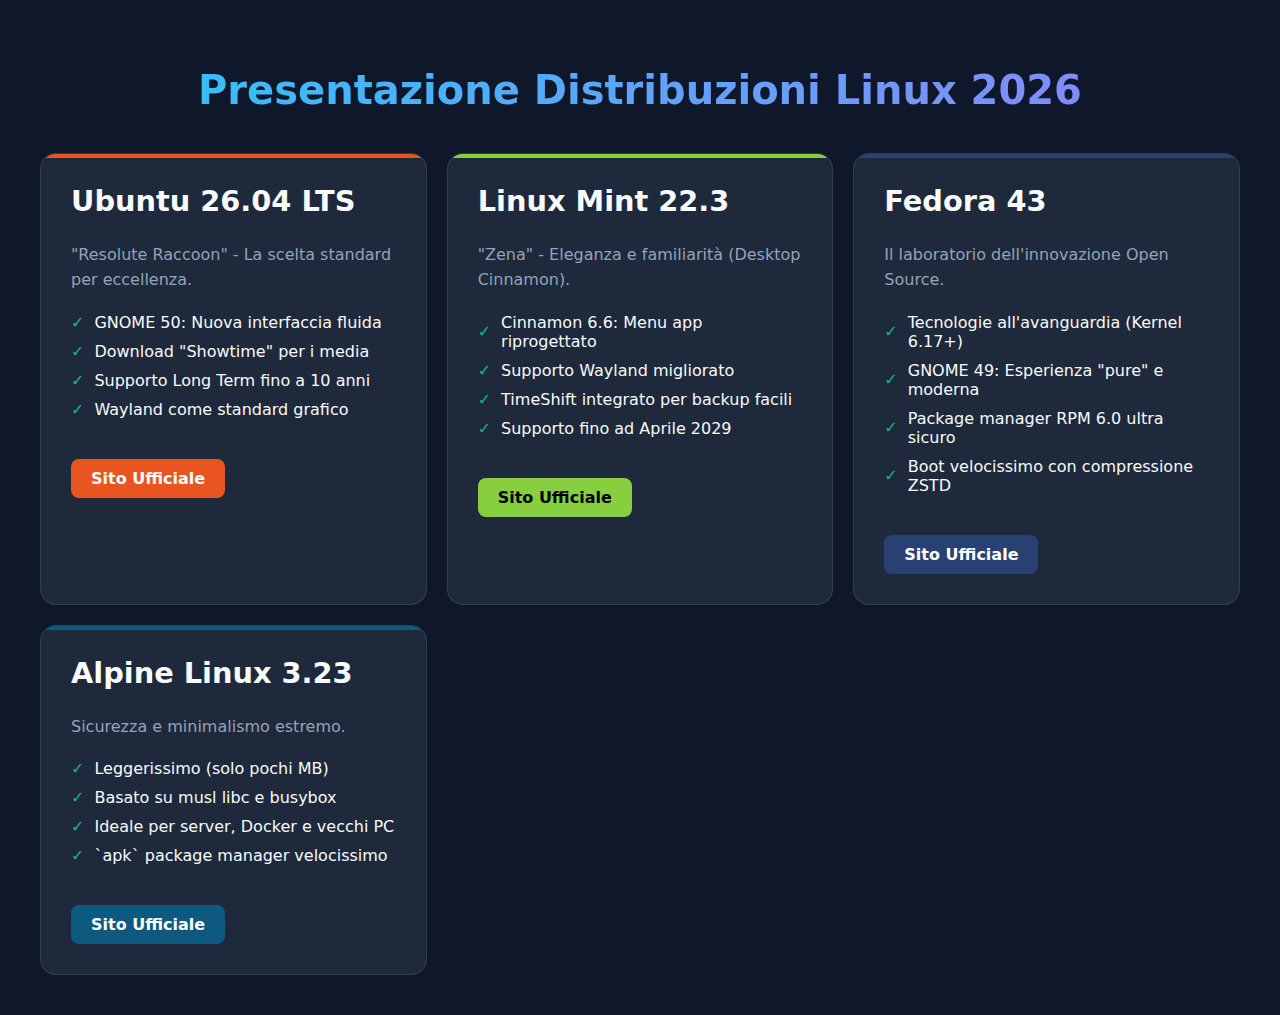
<file: distro_presentations.html>
<!DOCTYPE html>
<html lang="it">
<head>
    <meta charset="UTF-8">
    <meta name="viewport" content="width=device-width, initial-scale=1.0">
    <title>Linux Distro Presentations</title>
    <style>
        :root {
            --bg-color: #0f172a;
            --card-bg: #1e293b;
            --text-primary: #f8fafc;
            --text-secondary: #94a3b8;
            --accent-ubuntu: #E95420;
            --accent-mint: #87CF3E;
            --accent-fedora: #294172;
            --accent-alpine: #0D597F;
        }

        body {
            font-family: 'Inter', system-ui, -apple-system, sans-serif;
            background-color: var(--bg-color);
            color: var(--text-primary);
            margin: 0;
            padding: 40px 20px;
            display: flex;
            flex-direction: column;
            align-items: center;
        }

        h1 {
            font-size: 2.5rem;
            margin-bottom: 40px;
            background: linear-gradient(90deg, #38bdf8, #818cf8);
            -webkit-background-clip: text;
            -webkit-text-fill-color: transparent;
        }

        .container {
            display: grid;
            grid-template-columns: repeat(auto-fit, minmax(300px, 1fr));
            gap: 20px;
            max-width: 1200px;
            width: 100%;
        }

        .card {
            background-color: var(--card-bg);
            border-radius: 16px;
            padding: 30px;
            transition: transform 0.3s ease, box-shadow 0.3s ease;
            position: relative;
            overflow: hidden;
            border: 1px solid rgba(255, 255, 255, 0.1);
        }

        .card:hover {
            transform: translateY(-10px);
            box-shadow: 0 20px 25px -5px rgba(0, 0, 0, 0.5);
        }

        .card::before {
            content: '';
            position: absolute;
            top: 0;
            left: 0;
            width: 100%;
            height: 4px;
        }

        .ubuntu::before { background-color: var(--accent-ubuntu); }
        .mint::before { background-color: var(--accent-mint); }
        .fedora::before { background-color: var(--accent-fedora); }
        .alpine::before { background-color: var(--accent-alpine); }

        .card h2 {
            margin-top: 0;
            font-size: 1.8rem;
        }

        .card p {
            color: var(--text-secondary);
            line-height: 1.6;
        }

        .features {
            list-style: none;
            padding: 0;
            margin: 20px 0;
        }

        .features li {
            margin-bottom: 10px;
            display: flex;
            align-items: center;
        }

        .features li::before {
            content: '✓';
            margin-right: 10px;
            color: #10b981;
            font-weight: bold;
        }

        .btn {
            display: inline-block;
            margin-top: 20px;
            padding: 10px 20px;
            border-radius: 8px;
            text-decoration: none;
            font-weight: 600;
            transition: background-color 0.2s;
        }

        .ubuntu .btn { background-color: var(--accent-ubuntu); color: white; }
        .mint .btn { background-color: var(--accent-mint); color: #000; }
        .fedora .btn { background-color: var(--accent-fedora); color: white; }
        .alpine .btn { background-color: var(--accent-alpine); color: white; }

        .btn:hover {
            filter: brightness(1.1);
        }
    </style>
</head>
<body>
    <h1>Presentazione Distribuzioni Linux 2026</h1>
    <div class="container">
        <!-- Ubuntu -->
        <div class="card ubuntu">
            <h2>Ubuntu 26.04 LTS</h2>
            <p>"Resolute Raccoon" - La scelta standard per eccellenza.</p>
            <ul class="features">
                <li>GNOME 50: Nuova interfaccia fluida</li>
                <li>Download "Showtime" per i media</li>
                <li>Supporto Long Term fino a 10 anni</li>
                <li>Wayland come standard grafico</li>
            </ul>
            <a href="https://ubuntu.com" class="btn">Sito Ufficiale</a>
        </div>

        <!-- Linux Mint -->
        <div class="card mint">
            <h2>Linux Mint 22.3</h2>
            <p>"Zena" - Eleganza e familiarità (Desktop Cinnamon).</p>
            <ul class="features">
                <li>Cinnamon 6.6: Menu app riprogettato</li>
                <li>Supporto Wayland migliorato</li>
                <li>TimeShift integrato per backup facili</li>
                <li>Supporto fino ad Aprile 2029</li>
            </ul>
            <a href="https://linuxmint.com" class="btn">Sito Ufficiale</a>
        </div>

        <!-- Fedora -->
        <div class="card fedora">
            <h2>Fedora 43</h2>
            <p>Il laboratorio dell'innovazione Open Source.</p>
            <ul class="features">
                <li>Tecnologie all'avanguardia (Kernel 6.17+)</li>
                <li>GNOME 49: Esperienza "pure" e moderna</li>
                <li>Package manager RPM 6.0 ultra sicuro</li>
                <li>Boot velocissimo con compressione ZSTD</li>
            </ul>
            <a href="https://fedoraproject.org" class="btn">Sito Ufficiale</a>
        </div>

        <!-- Alpine Linux -->
        <div class="card alpine">
            <h2>Alpine Linux 3.23</h2>
            <p>Sicurezza e minimalismo estremo.</p>
            <ul class="features">
                <li>Leggerissimo (solo pochi MB)</li>
                <li>Basato su musl libc e busybox</li>
                <li>Ideale per server, Docker e vecchi PC</li>
                <li>`apk` package manager velocissimo</li>
            </ul>
            <a href="https://alpinelinux.org" class="btn">Sito Ufficiale</a>
        </div>
    </div>
</body>
</html>
</file>
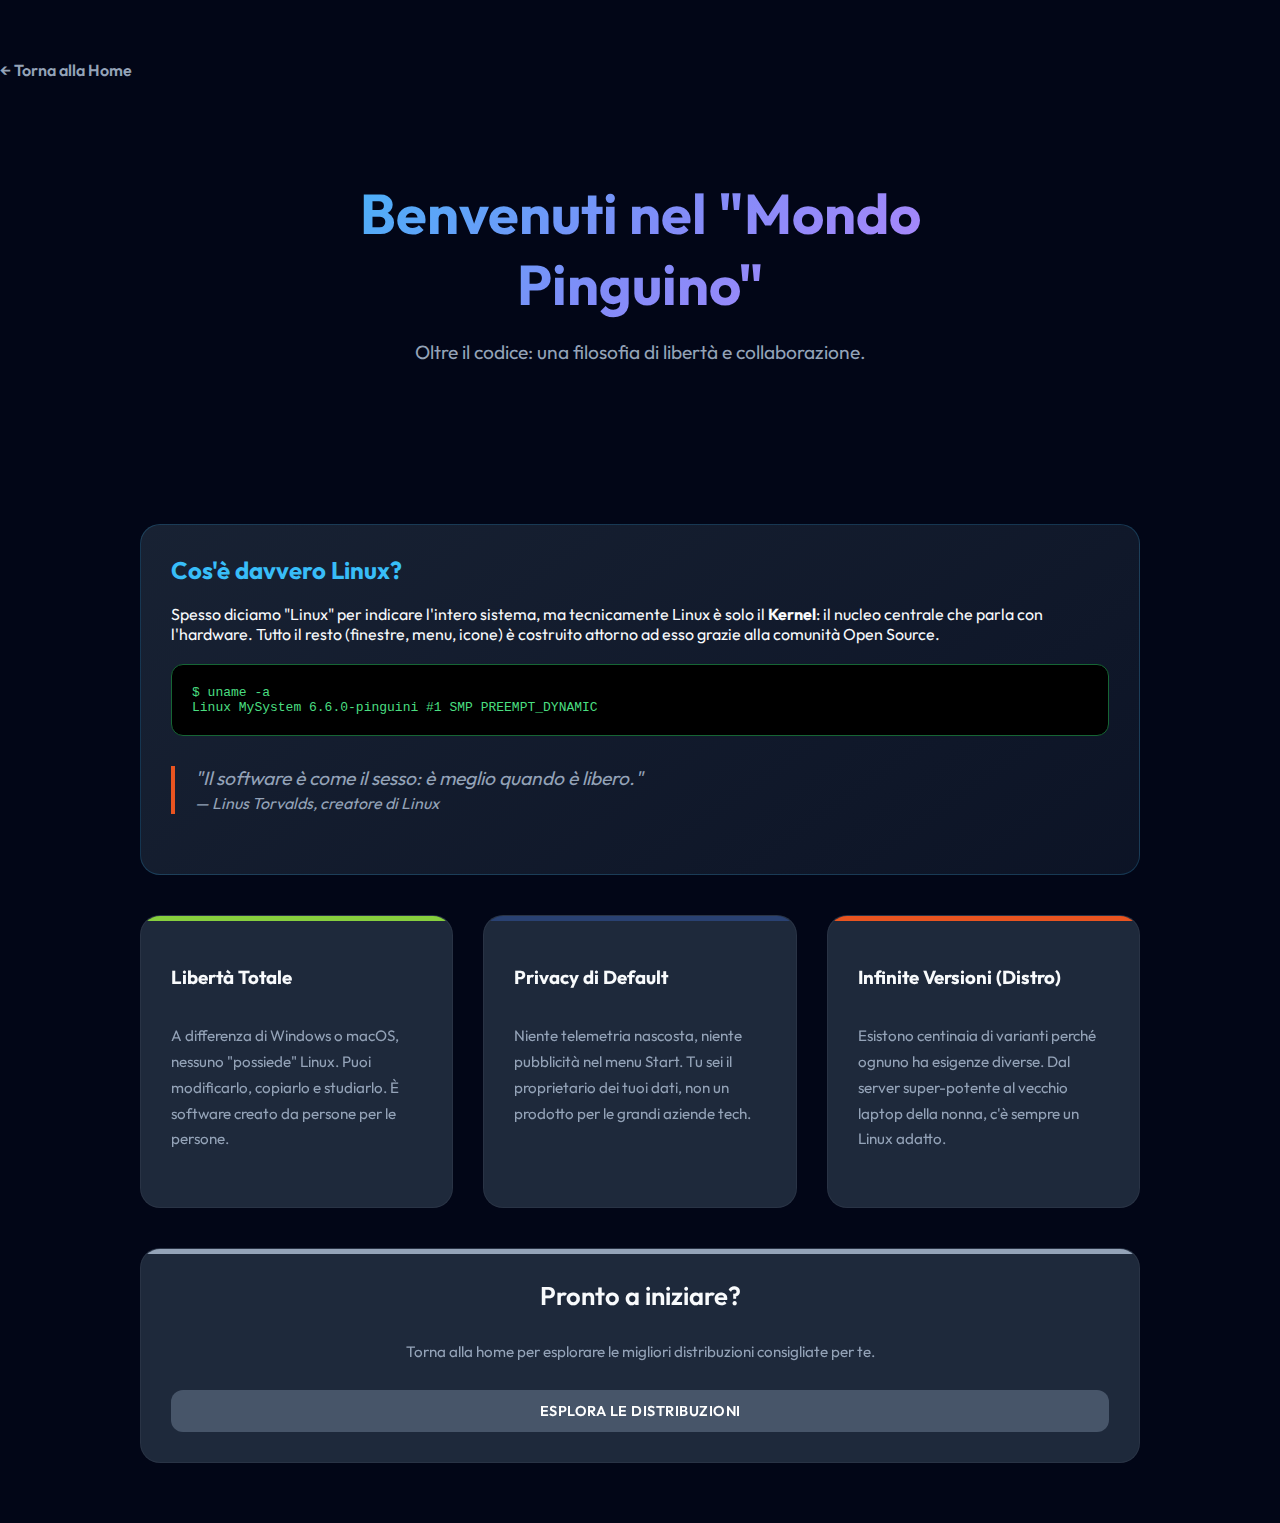
<file: linux_world.html>
<!DOCTYPE html>
<html lang="it">

<head>
    <meta charset="UTF-8">
    <meta name="viewport" content="width=device-width, initial-scale=1.0">
    <title>Il Mondo Linux - Progetto Pinguini</title>
    <link rel="stylesheet" href="style.css">
    <style>
        .pingu-section {
            max-width: 1000px;
            margin: 40px auto;
            padding: 20px;
        }

        .highlight-grid {
            display: grid;
            grid-template-columns: repeat(auto-fit, minmax(300px, 1fr));
            gap: 30px;
            margin-top: 40px;
        }

        .philosophy-card {
            background: linear-gradient(145deg, rgba(30, 41, 59, 0.8), rgba(15, 23, 42, 0.8));
            border-radius: 20px;
            padding: 30px;
            border: 1px solid rgba(56, 189, 248, 0.2);
            position: relative;
            overflow: hidden;
        }

        .philosophy-card h2 {
            color: var(--accent-primary);
            margin-top: 0;
        }

        .quote-box {
            font-style: italic;
            border-left: 4px solid var(--accent-ubuntu);
            padding-left: 20px;
            margin: 30px 0;
            color: var(--text-secondary);
            font-size: 1.2rem;
        }

        .back-home {
            display: inline-flex;
            align-items: center;
            gap: 10px;
            margin-top: 40px;
            color: var(--text-secondary);
            text-decoration: none;
            font-weight: 600;
            transition: color 0.3s ease;
        }

        .back-home:hover {
            color: var(--accent-primary);
        }

        .navigation-top {
            width: 100%;
            max-width: 1400px;
            padding: 20px;
            display: flex;
            justify-content: flex-start;
        }

        .kernel-visual {
            background: #000;
            padding: 20px;
            border-radius: 12px;
            font-family: monospace;
            color: #4ade80;
            margin: 20px 0;
            border: 1px solid #166534;
        }
    </style>
</head>

<body>
    <div class="navigation-top">
        <a href="index.html" class="back-home">← Torna alla Home</a>
    </div>

    <header>
        <h1>Benvenuti nel "Mondo Pinguino"</h1>
        <p class="subtitle">Oltre il codice: una filosofia di libertà e collaborazione.</p>
    </header>

    <div class="pingu-section">
        <div class="philosophy-card">
            <h2>Cos'è davvero Linux?</h2>
            <p>Spesso diciamo "Linux" per indicare l'intero sistema, ma tecnicamente Linux è solo il
                <strong>Kernel</strong>: il nucleo centrale che parla con l'hardware. Tutto il resto (finestre, menu,
                icone) è costruito attorno ad esso grazie alla comunità Open Source.</p>

            <div class="kernel-visual">
                $ uname -a<br>
                Linux MySystem 6.6.0-pinguini #1 SMP PREEMPT_DYNAMIC
            </div>

            <div class="quote-box">
                "Il software è come il sesso: è meglio quando è libero." <br>
                <small>— Linus Torvalds, creatore di Linux</small>
            </div>
        </div>

        <div class="highlight-grid">
            <div class="card mint">
                <h3>Libertà Totale</h3>
                <p>A differenza di Windows o macOS, nessuno "possiede" Linux. Puoi modificarlo, copiarlo e studiarlo. È
                    software creato da persone per le persone.</p>
            </div>
            <div class="card fedora">
                <h3>Privacy di Default</h3>
                <p>Niente telemetria nascosta, niente pubblicità nel menu Start. Tu sei il proprietario dei tuoi dati,
                    non un prodotto per le grandi aziende tech.</p>
            </div>
            <div class="card ubuntu">
                <h3>Infinite Versioni (Distro)</h3>
                <p>Esistono centinaia di varianti perché ognuno ha esigenze diverse. Dal server super-potente al vecchio
                    laptop della nonna, c'è sempre un Linux adatto.</p>
            </div>
        </div>

        <div class="card lightweight" style="margin-top: 40px; text-align: center;">
            <h2>Pronto a iniziare?</h2>
            <p>Torna alla home per esplorare le migliori distribuzioni consigliate per te.</p>
            <a href="index.html" class="btn">Esplora le Distribuzioni</a>
        </div>
    </div>

</body>

</html>
</file>
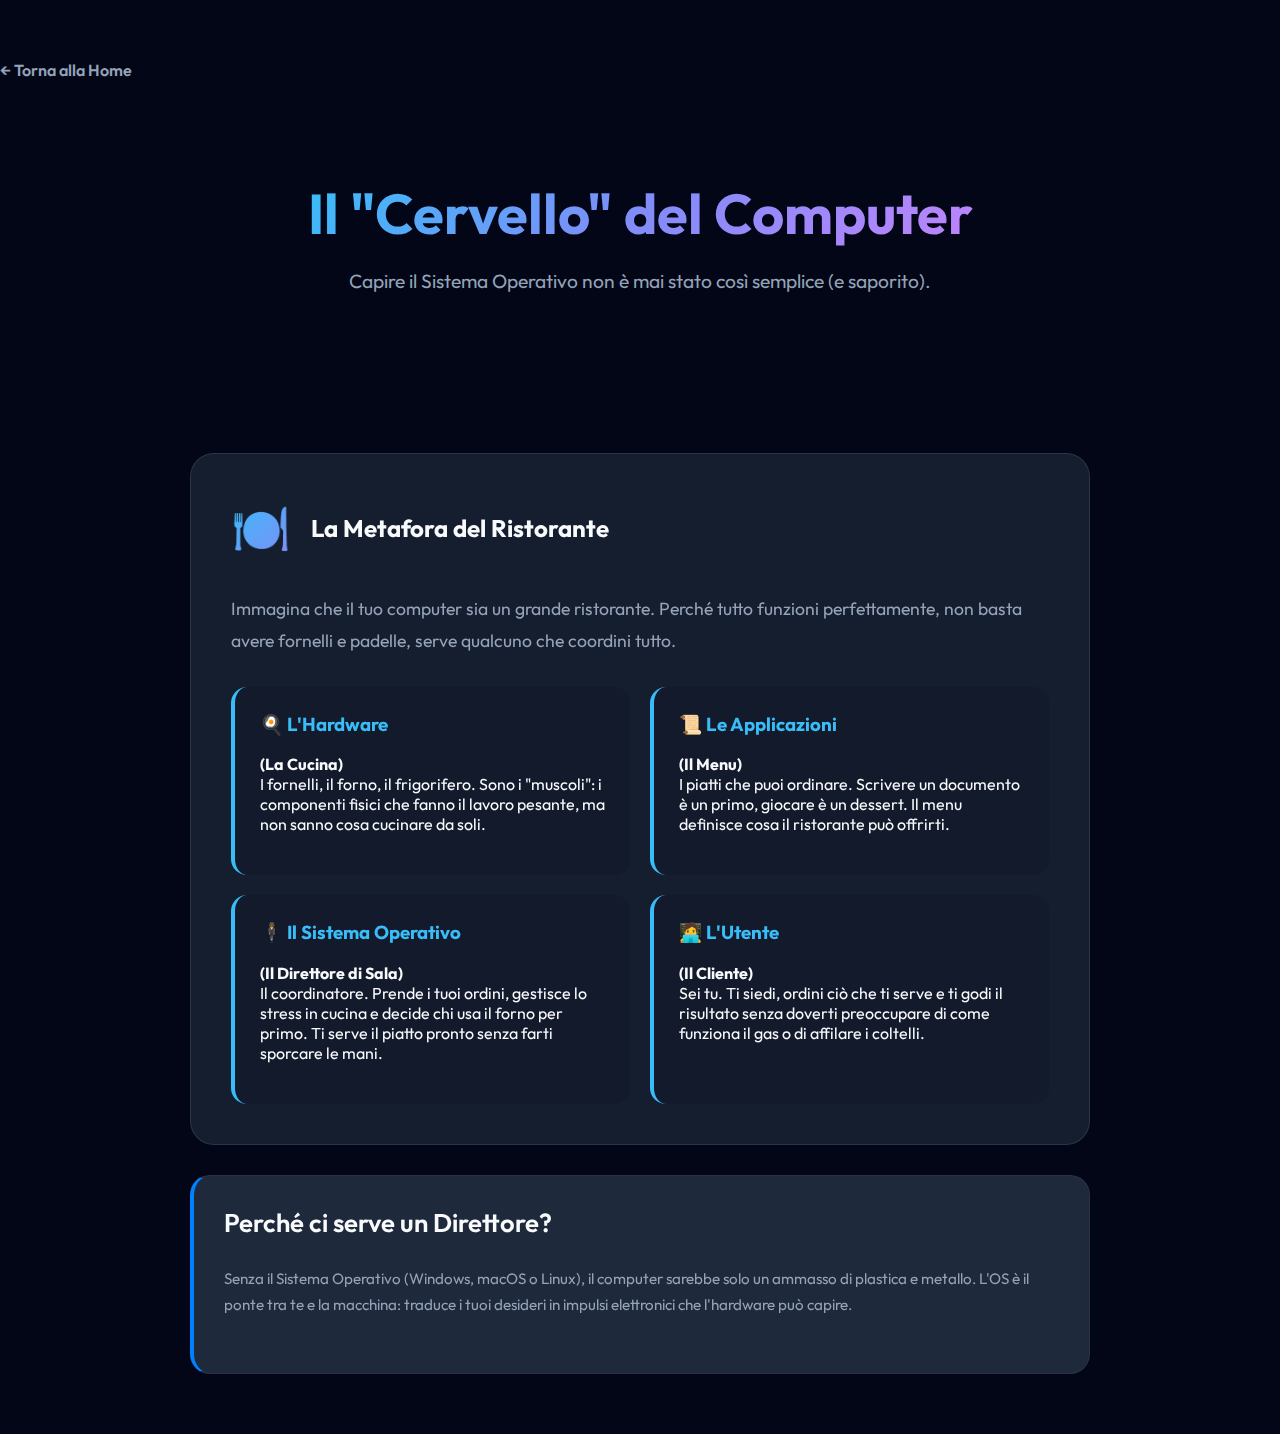
<file: os_concepts.html>
<!DOCTYPE html>
<html lang="it">

<head>
    <meta charset="UTF-8">
    <meta name="viewport" content="width=device-width, initial-scale=1.0">
    <title>Concetti Base OS - Progetto Pinguini</title>
    <link rel="stylesheet" href="style.css">
    <style>
        .concept-section {
            max-width: 900px;
            margin: 40px auto;
            padding: 20px;
        }

        .metaphor-card {
            background: rgba(30, 41, 59, 0.7);
            border-radius: 24px;
            padding: 40px;
            margin-bottom: 30px;
            border: 1px solid rgba(255, 255, 255, 0.1);
            backdrop-filter: blur(12px);
            transition: transform 0.3s ease;
        }

        .metaphor-card:hover {
            transform: scale(1.02);
        }

        .metaphor-header {
            display: flex;
            align-items: center;
            gap: 20px;
            margin-bottom: 30px;
        }

        .metaphor-icon {
            font-size: 3rem;
            background: linear-gradient(135deg, #38bdf8, #818cf8);
            -webkit-background-clip: text;
            background-clip: text;
            -webkit-text-fill-color: transparent;
        }

        .metaphor-grid {
            display: grid;
            grid-template-columns: repeat(auto-fit, minmax(280px, 1fr));
            gap: 20px;
        }

        .role-card {
            background: rgba(15, 23, 42, 0.5);
            padding: 25px;
            border-radius: 16px;
            border-left: 4px solid var(--accent-primary);
        }

        .role-card h3 {
            margin-top: 0;
            color: var(--accent-primary);
        }

        .back-home {
            display: inline-flex;
            align-items: center;
            gap: 10px;
            margin-top: 40px;
            color: var(--text-secondary);
            text-decoration: none;
            font-weight: 600;
            transition: color 0.3s ease;
        }

        .back-home:hover {
            color: var(--accent-primary);
        }

        .navigation-top {
            width: 100%;
            max-width: 1400px;
            padding: 20px;
            display: flex;
            justify-content: flex-start;
        }
    </style>
</head>

<body>
    <div class="navigation-top">
        <a href="index.html" class="back-home">← Torna alla Home</a>
    </div>

    <header>
        <h1>Il "Cervello" del Computer</h1>
        <p class="subtitle">Capire il Sistema Operativo non è mai stato così semplice (e saporito).</p>
    </header>

    <div class="concept-section">
        <div class="metaphor-card">
            <div class="metaphor-header">
                <span class="metaphor-icon">🍽️</span>
                <h2>La Metafora del Ristorante</h2>
            </div>
            <p style="font-size: 1.1rem; line-height: 1.8; color: var(--text-secondary); margin-bottom: 30px;">
                Immagina che il tuo computer sia un grande ristorante. Perché tutto funzioni perfettamente, non basta avere fornelli e padelle, serve qualcuno che coordini tutto.
            </p>

            <div class="metaphor-grid">
                <div class="role-card">
                    <h3>🍳 L'Hardware</h3>
                    <p><strong>(La Cucina)</strong><br>I fornelli, il forno, il frigorifero. Sono i "muscoli": i componenti fisici che fanno il lavoro pesante, ma non sanno cosa cucinare da soli.</p>
                </div>
                <div class="role-card">
                    <h3>📜 Le Applicazioni</h3>
                    <p><strong>(Il Menu)</strong><br>I piatti che puoi ordinare. Scrivere un documento è un primo, giocare è un dessert. Il menu definisce cosa il ristorante può offrirti.</p>
                </div>
                <div class="role-card">
                    <h3>🕴️ Il Sistema Operativo</h3>
                    <p><strong>(Il Direttore di Sala)</strong><br>Il coordinatore. Prende i tuoi ordini, gestisce lo stress in cucina e decide chi usa il forno per primo. Ti serve il piatto pronto senza farti sporcare le mani.</p>
                </div>
                <div class="role-card">
                    <h3>🧑‍💻 L'Utente</h3>
                    <p><strong>(Il Cliente)</strong><br>Sei tu. Ti siedi, ordini ciò che ti serve e ti godi il risultato senza doverti preoccupare di come funziona il gas o di affilare i coltelli.</p>
                </div>
            </div>
        </div>

        <div class="card" style="border-left: 4px solid var(--accent-zorin);">
            <h2>Perché ci serve un Direttore?</h2>
            <p>Senza il Sistema Operativo (Windows, macOS o Linux), il computer sarebbe solo un ammasso di plastica e metallo. L'OS è il ponte tra te e la macchina: traduce i tuoi desideri in impulsi elettronici che l'hardware può capire.</p>
        </div>
    </div>

</body>

</html>
</file>
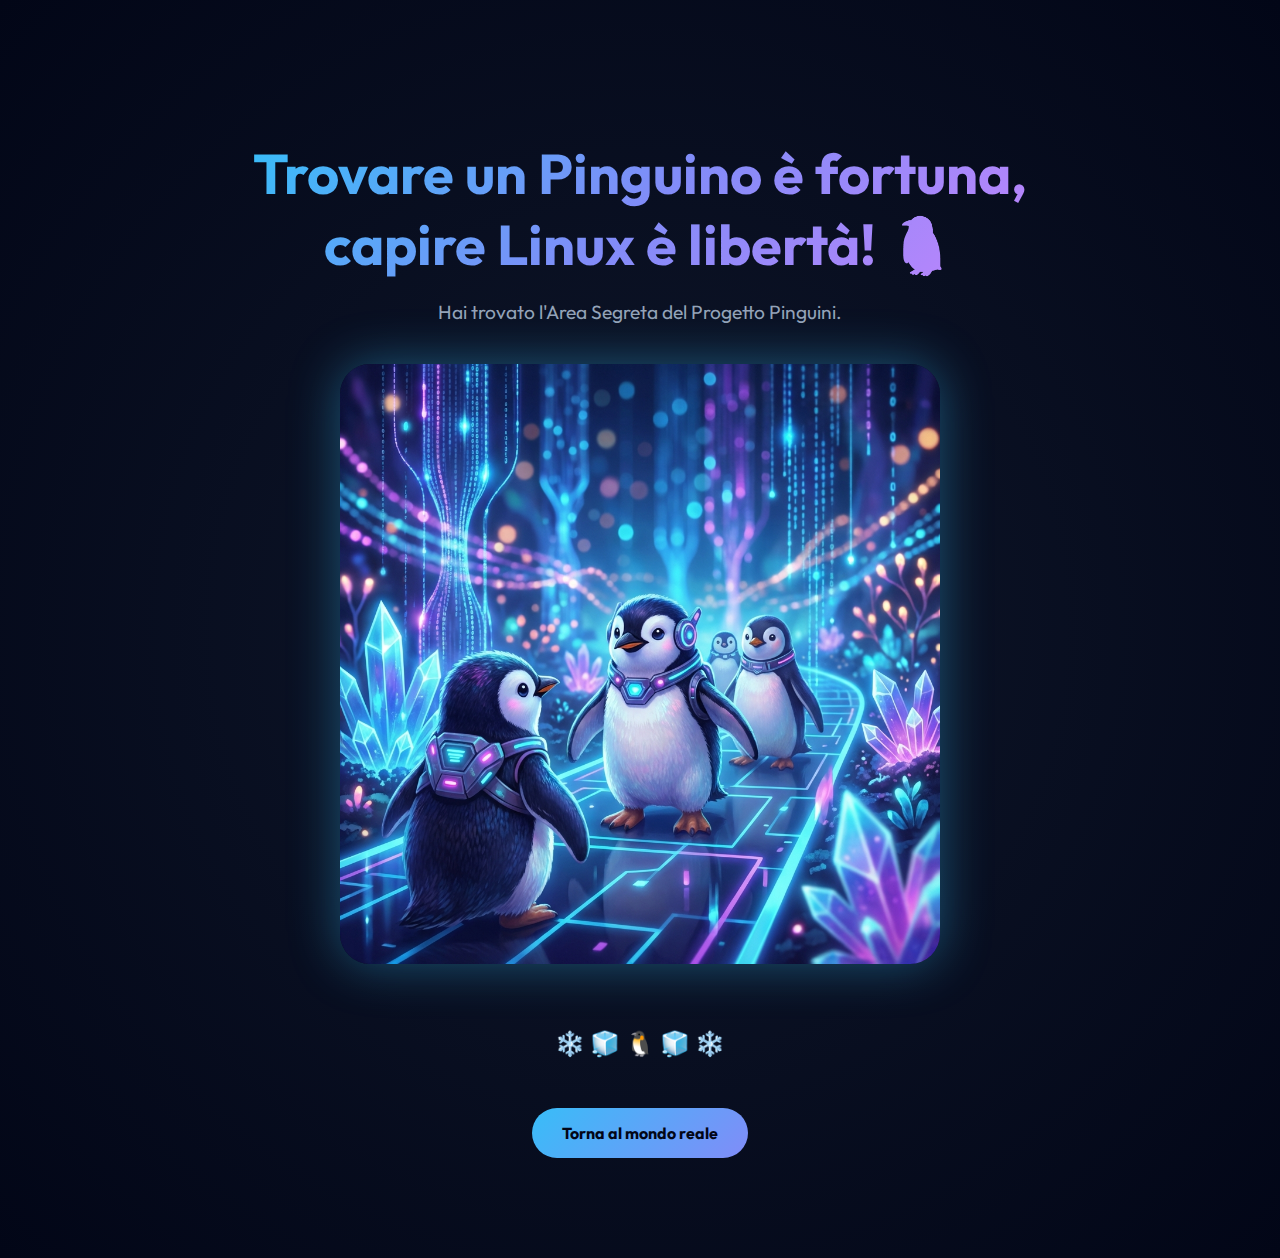
<file: pinguini.html>
<!DOCTYPE html>
<html lang="it">

<head>
    <meta charset="UTF-8">
    <meta name="viewport" content="width=device-width, initial-scale=1.0">
    <title>Area Segreta - Pinguini! 🐧</title>
    <link rel="stylesheet" href="style.css">
    <style>
        .secret-container {
            text-align: center;
            padding: 100px 20px;
            animation: float 6s ease-in-out infinite;
        }

        .penguin-hero {
            max-width: 600px;
            border-radius: 30px;
            box-shadow: 0 0 50px rgba(56, 189, 248, 0.4);
            margin-bottom: 40px;
        }

        @keyframes float {

            0%,
            100% {
                transform: translateY(0);
            }

            50% {
                transform: translateY(-20px);
            }
        }

        .back-button {
            margin-top: 50px;
            display: inline-block;
            padding: 15px 30px;
            background: linear-gradient(135deg, #38bdf8, #818cf8);
            color: #020617;
            text-decoration: none;
            border-radius: 50px;
            font-weight: bold;
            transition: transform 0.3s;
        }

        .back-button:hover {
            transform: scale(1.1);
        }
    </style>
</head>

<body style="background:radial-gradient(circle at center, #0f172a, #020617); overflow: hidden;">
    <div class="secret-container">
        <h1>Trovare un Pinguino è fortuna, <br> capire Linux è libertà! 🐧</h1>
        <p class="subtitle">Hai trovato l'Area Segreta del Progetto Pinguini.</p>

        <img src="penguin_party_illustration.png" alt="Penguin Party" class="penguin-hero">

        <div style="font-size: 1.5rem; margin-top: 20px;">
            ❄️ 🧊 🐧 🧊 ❄️
        </div>

        <a href="index.html" class="back-button">Torna al mondo reale</a>
    </div>

    <!-- Snowflakes script -->
    <script>
        function createSnowflake() {
            const snowflake = document.createElement('div');
            snowflake.innerHTML = '❄';
            snowflake.style.position = 'fixed';
            snowflake.style.top = '-20px';
            snowflake.style.left = Math.random() * window.innerWidth + 'px';
            snowflake.style.fontSize = (Math.random() * 10 + 10) + 'px';
            snowflake.style.color = 'white';
            snowflake.style.opacity = Math.random();
            snowflake.style.zIndex = '1000';
            snowflake.style.transition = 'transform 5s linear, opacity 5s linear';

            document.body.appendChild(snowflake);

            setTimeout(() => {
                snowflake.style.transform = `translateY(${window.innerHeight + 50}px) rotate(${Math.random() * 360}deg)`;
                snowflake.style.opacity = '0';
            }, 100);

            setTimeout(() => {
                snowflake.remove();
            }, 5100);
        }

        setInterval(createSnowflake, 200);
    </script>
</body>

</html>
</file>
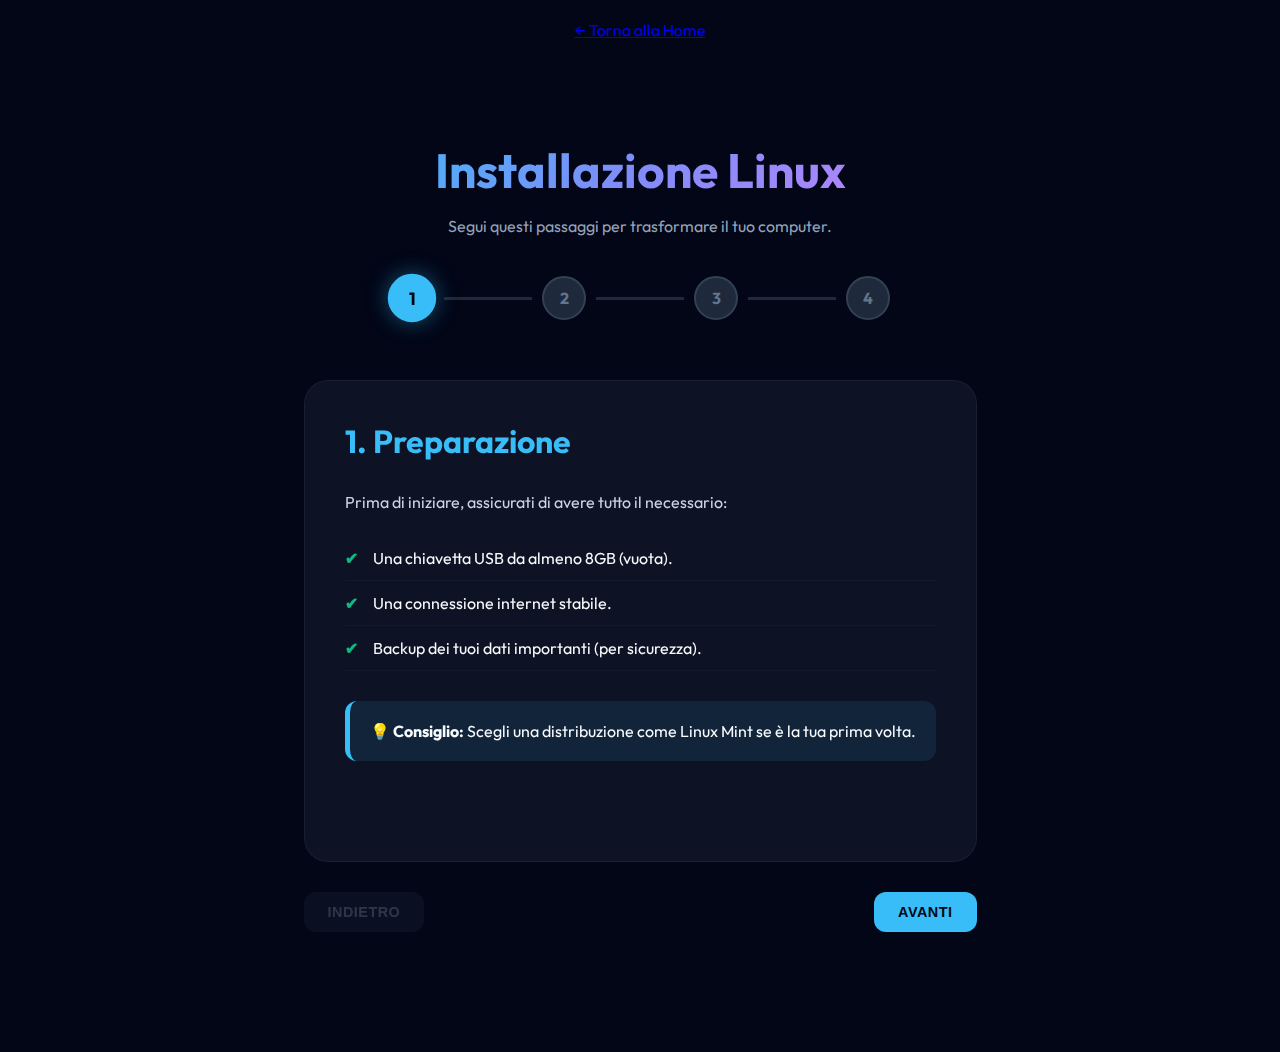
<file: Guida/installazione.html>
<!DOCTYPE html>
<html lang="it">

<head>
    <meta charset="UTF-8">
    <meta name="viewport" content="width=device-width, initial-scale=1.0">
    <title>Guida all'installazione - Progetto Pinguini</title>
    <link rel="stylesheet" href="installazione.css">
    <link rel="stylesheet" href="../style.css">
</head>

<body>
    <div class="nav-header">
        <a href="../index.html" class="back-link" style="padding: 20px; display: inline-block;">← Torna alla Home</a>
    </div>

    <div class="stepper-container">
        <header class="guide-header" style="text-align: center; margin-bottom: 40px;">
            <h1 style="font-size: 3rem; margin-bottom: 10px;">Installazione Linux</h1>
            <p style="color: var(--text-secondary);">Segui questi passaggi per trasformare il tuo computer.</p>
        </header>

        <!-- Progress Indicator -->
        <div class="progress-bar">
            <div class="step-blob active" data-step="1">1</div>
            <div class="step-line"></div>
            <div class="step-blob" data-step="2">2</div>
            <div class="step-line"></div>
            <div class="step-blob" data-step="3">3</div>
            <div class="step-line"></div>
            <div class="step-blob" data-step="4">4</div>
        </div>

        <!-- Step Content Wrapper -->
        <div class="steps-wrapper">
            <div class="step-content active" id="step-1">
                <h2>1. Preparazione</h2>
                <p>Prima di iniziare, assicurati di avere tutto il necessario:</p>
                <ul class="check-list">
                    <li>Una chiavetta USB da almeno 8GB (vuota).</li>
                    <li>Una connessione internet stabile.</li>
                    <li>Backup dei tuoi dati importanti (per sicurezza).</li>
                </ul>
                <div class="info-box tip">
                    <strong>💡 Consiglio:</strong> Scegli una distribuzione come Linux Mint se è la tua prima volta.
                </div>
            </div>

            <div class="step-content" id="step-2">
                <h2>2. Creazione USB Live</h2>
                <p>Dobbiamo "scrivere" il sistema operativo sulla chiavetta USB.</p>
                <ol>
                    <li>Scarica la <strong>ISO</strong> della distribuzione scelta.</li>
                    <li>Scarica un tool come <a href="https://etcher.balena.io/" target="_blank">BalenaEtcher</a> o
                        Rufus.</li>
                    <li>Seleziona la ISO, seleziona la USB e clicca su <strong>Flash!</strong></li>
                </ol>
                <div class="info-box warning">
                    <strong>⚠️ Attenzione:</strong> Questa operazione cancellerà tutti i file presenti sulla chiavetta
                    USB.
                </div>
            </div>

            <div class="step-content" id="step-3">
                <h2>3. Avvio (Boot)</h2>
                <p>Inserisci la chiavetta nel computer spento e accendilo premendo ripetutamente il tasto del
                    <strong>Boot Menu</strong>.</p>
                <p>I tasti comuni sono: <code>F12</code>, <code>F11</code>, <code>F10</code>, <code>ESC</code> o
                    <code>Delete</code>.</p>
                <div class="terminal-block">
                    <span class="terminal-header">BIOS/UEFI Configuration</span>
                    <div class="terminal-body">
                        &gt; Secure Boot: [Disabled]<br>
                        &gt; Boot Priority: [USB Stick First]
                    </div>
                </div>
            </div>

            <div class="step-content" id="step-4">
                <h2>4. Installazione</h2>
                <p>Una volta avviato Linux dalla chiavetta, vedrai un'icona chiamata "Install Linux". Cliccala!</p>
                <p>Segui la procedura guidata:</p>
                <ul class="check-list">
                    <li>Scegli la lingua (Italiano).</li>
                    <li>Scegli se affiancare Linux a Windows o cancellare tutto.</li>
                    <li>Crea il tuo utente e password.</li>
                </ul>
                <div class="info-box success">
                    <strong>🎉 Fatto!</strong> Riavvia il computer e benvenuto nel mondo Linux.
                </div>
            </div>
        </div>

        <!-- Navigation Buttons -->
        <div class="stepper-nav">
            <button id="prevBtn" class="btn secondary" disabled>Indietro</button>
            <button id="nextBtn" class="btn">Avanti</button>
        </div>
    </div>

    <script>
        let currentStep = 1;
        const totalSteps = 4;

        const prevBtn = document.getElementById('prevBtn');
        const nextBtn = document.getElementById('nextBtn');
        const stepContents = document.querySelectorAll('.step-content');
        const stepBlobs = document.querySelectorAll('.step-blob');
        const stepLines = document.querySelectorAll('.step-line');

        function updateUI() {
            stepContents.forEach(content => content.classList.remove('active'));
            document.getElementById(`step-${currentStep}`).classList.add('active');

            stepBlobs.forEach((blob, index) => {
                if (index < currentStep) {
                    blob.classList.add('active');
                } else {
                    blob.classList.remove('active');
                }
            });

            stepLines.forEach((line, index) => {
                if (index < currentStep - 1) {
                    line.classList.add('active');
                } else {
                    line.classList.remove('active');
                }
            });

            prevBtn.disabled = currentStep === 1;
            if (currentStep === totalSteps) {
                nextBtn.textContent = 'Finito';
            } else {
                nextBtn.textContent = 'Avanti';
            }
        }

        nextBtn.addEventListener('click', () => {
            if (currentStep < totalSteps) {
                currentStep++;
                updateUI();
            } else {
                window.location.href = '../index.html';
            }
        });

        prevBtn.addEventListener('click', () => {
            if (currentStep > 1) {
                currentStep--;
                updateUI();
            }
        });
    </script>
</body>

</html>
</file>
<file: style.css>
@import url('https://fonts.googleapis.com/css2?family=Outfit:wght@300;400;600;700&display=swap');

:root {
    --bg-color: #020617;
    --card-bg: #1e293b;
    --text-primary: #f8fafc;
    --text-secondary: #94a3b8;
    --accent-primary: #38bdf8;
    --accent-ubuntu: #E95420;
    --accent-mint: #87CF3E;
    --accent-fedora: #294172;
    --accent-zorin: #0081FF;
    --accent-debian: #D70A53;
    --accent-tails: #56347C;
    --accent-parrot: #01ecfc;
    --accent-qubes: #3874D8;
    --accent-alpine: #0D597F;
    --accent-lubuntu: #0056D2;
}

body {
    font-family: 'Outfit', sans-serif;
    background-color: var(--bg-color);
    color: var(--text-primary);
    margin: 0;
    padding: 0;
    display: flex;
    flex-direction: column;
    align-items: center;
}

/* Gallery/Carousel Styling */
.gallery-container {
    width: 100%;
    overflow: hidden;
    background: #000;
    padding: 20px 0;
    margin-bottom: 40px;
    box-shadow: 0 10px 30px rgba(0, 0, 0, 0.5);
}

.gallery-track {
    display: flex;
    gap: 20px;
    padding: 0 20px;
    overflow-x: auto;
    scrollbar-width: none;
    /* Firefox */
    -ms-overflow-style: none;
    /* IE and Edge */
}

.gallery-track::-webkit-scrollbar {
    display: none;
    /* Chrome, Safari, Opera */
}

.gallery-item {
    flex: 0 0 auto;
    width: 400px;
    height: 250px;
    border-radius: 15px;
    overflow: hidden;
    position: relative;
    cursor: pointer;
    transition: transform 0.3s ease;
    border: 2px solid rgba(255, 255, 255, 0.1);
}

.gallery-item:hover {
    transform: scale(1.05);
    border-color: var(--accent-primary);
}

.gallery-item img {
    width: 100%;
    height: 100%;
    object-fit: cover;
}

.gallery-item .caption {
    position: absolute;
    bottom: 0;
    left: 0;
    right: 0;
    padding: 10px;
    background: linear-gradient(transparent, rgba(0, 0, 0, 0.8));
    color: white;
    font-size: 0.9rem;
    text-align: center;
}

/* Lightbox/Modal Styling */
.lightbox {
    position: fixed;
    top: 0;
    left: 0;
    width: 100%;
    height: 100%;
    background: rgba(0, 0, 0, 0.95);
    display: none;
    justify-content: center;
    align-items: center;
    z-index: 1000;
    opacity: 0;
    transition: opacity 0.3s ease;
    cursor: zoom-out;
}

.lightbox.active {
    display: flex;
    opacity: 1;
}

.lightbox img {
    max-width: 90%;
    max-height: 90%;
    border-radius: 10px;
    box-shadow: 0 0 50px rgba(0, 0, 0, 0.5);
    transform: scale(0.9);
    transition: transform 0.3s ease;
}

.lightbox.active img {
    transform: scale(1);
}

.lightbox-close {
    position: absolute;
    top: 20px;
    right: 30px;
    color: white;
    font-size: 3rem;
    cursor: pointer;
    font-weight: 300;
    user-select: none;
}

header {
    text-align: center;
    margin: 40px 0 60px 0;
    max-width: 800px;
    padding: 0 20px;
}

h1 {
    font-size: 3.5rem;
    margin-bottom: 20px;
    background: linear-gradient(135deg, #38bdf8, #818cf8, #c084fc);
    -webkit-background-clip: text;
    background-clip: text;
    -webkit-text-fill-color: transparent;
    font-weight: 700;
}

.hidden-egg {
    text-decoration: none;
    cursor: default;
    color: inherit;
    -webkit-text-fill-color: transparent;
    /* Keep it transparent for the gradient h1 */
}

.hidden-egg:hover {
    cursor: pointer;
}

p.subtitle {
    font-size: 1.2rem;
    color: var(--text-secondary);
    margin-bottom: 40px;
}

.deep-dive-links {
    display: flex;
    justify-content: center;
    gap: 20px;
    margin-top: 30px;
    flex-wrap: wrap;
}

.dive-card {
    background: rgba(255, 255, 255, 0.05);
    border: 1px solid rgba(255, 255, 255, 0.1);
    border-radius: 16px;
    padding: 15px 25px;
    display: flex;
    align-items: center;
    gap: 15px;
    text-decoration: none;
    color: var(--text-primary);
    transition: all 0.3s ease;
    backdrop-filter: blur(5px);
}

.dive-card:hover {
    background: rgba(255, 255, 255, 0.1);
    transform: translateY(-5px);
    border-color: var(--accent-primary);
    box-shadow: 0 10px 20px rgba(0, 0, 0, 0.3);
}

.dive-icon {
    font-size: 2rem;
}

.dive-text {
    display: flex;
    flex-direction: column;
    text-align: left;
}

.dive-text strong {
    font-size: 1.1rem;
    color: var(--accent-primary);
}

.dive-text span {
    font-size: 0.85rem;
    color: var(--text-secondary);
}

.category-title {
    width: 100%;
    max-width: 1400px;
    margin: 40px 0 20px 0;
    font-size: 1.8rem;
    border-left: 4px solid var(--accent-primary);
    padding-left: 15px;
    color: var(--accent-primary);
}

.container {
    display: grid;
    grid-template-columns: repeat(auto-fit, minmax(320px, 1fr));
    gap: 25px;
    max-width: 1400px;
    width: 100%;
    padding: 0 20px;
    margin-bottom: 60px;
}

.card {
    background-color: var(--card-bg);
    border-radius: 20px;
    padding: 30px;
    transition: all 0.4s cubic-bezier(0.175, 0.885, 0.32, 1.275);
    position: relative;
    overflow: hidden;
    border: 1px solid rgba(255, 255, 255, 0.05);
    display: flex;
    flex-direction: column;
    backdrop-filter: blur(10px);
}

.card:hover {
    transform: translateY(-12px) scale(1.02);
    box-shadow: 0 30px 60px -12px rgba(0, 0, 0, 0.6);
    border-color: rgba(255, 255, 255, 0.15);
}

.card::before {
    content: '';
    position: absolute;
    top: 0;
    left: 0;
    width: 100%;
    height: 5px;
}

/* Accent Colors */
.ubuntu::before {
    background: var(--accent-ubuntu);
}

.mint::before {
    background: var(--accent-mint);
}

.fedora::before {
    background: var(--accent-fedora);
}

.zorin::before {
    background: var(--accent-zorin);
}

.debian::before {
    background: var(--accent-debian);
}

.tails::before {
    background: var(--accent-tails);
}

.parrot::before {
    background: var(--accent-parrot);
}

.qubes::before {
    background: var(--accent-qubes);
}

.alpine::before {
    background: var(--accent-alpine);
}

.lubuntu::before {
    background: var(--accent-lubuntu);
}

.lightweight::before {
    background: #94a3b8;
}

.logo-container {
    width: 60px;
    height: 60px;
    margin-bottom: 25px;
    display: flex;
    align-items: center;
    justify-content: center;
    background: rgba(255, 255, 255, 0.03);
    border-radius: 12px;
    padding: 10px;
}

.logo-container img {
    width: 100%;
    height: 100%;
    object-fit: contain;
}

.card h2 {
    margin: 0 0 12px 0;
    font-size: 1.6rem;
    font-weight: 600;
}

.card p {
    color: var(--text-secondary);
    line-height: 1.7;
    margin-bottom: 25px;
    flex-grow: 1;
    font-size: 0.95rem;
}

.features {
    list-style: none;
    padding: 0;
    margin: 0 0 25px 0;
}

.features li {
    margin-bottom: 12px;
    display: flex;
    align-items: center;
    font-size: 0.9rem;
}

.features li::before {
    content: '✦';
    margin-right: 12px;
    color: var(--accent-primary);
    font-weight: bold;
}

.btn {
    display: inline-block;
    padding: 12px 24px;
    border-radius: 12px;
    text-decoration: none;
    font-weight: 600;
    transition: all 0.3s ease;
    text-align: center;
    font-size: 0.9rem;
    text-transform: uppercase;
    letter-spacing: 0.5px;
}

.ubuntu .btn {
    background: var(--accent-ubuntu);
    color: white;
}

.mint .btn {
    background: var(--accent-mint);
    color: #020617;
}

.fedora .btn {
    background: var(--accent-fedora);
    color: white;
}

.zorin .btn {
    background: var(--accent-zorin);
    color: white;
}

.debian .btn {
    background: var(--accent-debian);
    color: white;
}

.tails .btn {
    background: var(--accent-tails);
    color: white;
}

.parrot .btn {
    background: var(--accent-parrot);
    color: #020617;
}

.qubes .btn {
    background: var(--accent-qubes);
    color: white;
}

.alpine .btn {
    background: var(--accent-alpine);
    color: white;
}

.lubuntu .btn {
    background: var(--accent-lubuntu);
    color: white;
}

.lightweight .btn {
    background: #475569;
    color: white;
}

.btn:hover {
    filter: brightness(1.2) saturate(1.1);
    box-shadow: 0 8px 20px -6px rgba(0, 0, 0, 0.4);
}
</file>
<file: Guida/installazione.css>
/* Installation Guide Custom Styles */

.stepper-container {
    max-width: 800px;
    margin: 40px auto;
    padding: 0 20px 80px;
}

/* Progress Bar */
.progress-bar {
    display: flex;
    align-items: center;
    justify-content: space-between;
    margin-bottom: 60px;
    position: relative;
    max-width: 500px;
    margin-left: auto;
    margin-right: auto;
}

.step-blob {
    width: 40px;
    height: 40px;
    border-radius: 50%;
    background: #1e293b;
    border: 2px solid #334155;
    display: flex;
    align-items: center;
    justify-content: center;
    font-weight: 700;
    color: #64748b;
    transition: all 0.4s cubic-bezier(0.175, 0.885, 0.32, 1.275);
    z-index: 2;
}

.step-blob.active {
    background: #38bdf8;
    border-color: #38bdf8;
    color: #020617;
    box-shadow: 0 0 20px rgba(56, 189, 248, 0.4);
    transform: scale(1.1);
}

.step-line {
    flex-grow: 1;
    height: 3px;
    background: #1e293b;
    margin: 0 10px;
    position: relative;
    overflow: hidden;
}

.step-line::after {
    content: '';
    position: absolute;
    left: 0;
    top: 0;
    height: 100%;
    width: 0;
    background: #38bdf8;
    transition: width 0.4s ease;
}

.step-line.active::after {
    width: 100%;
}

/* Content Area */
.steps-wrapper {
    background: rgba(30, 41, 59, 0.4);
    border: 1px solid rgba(255, 255, 255, 0.05);
    border-radius: 24px;
    padding: 40px;
    min-height: 400px;
    backdrop-filter: blur(10px);
    margin-bottom: 30px;
}

.step-content {
    display: none;
    animation: fadeIn 0.5s ease;
}

.step-content.active {
    display: block;
}

.step-content h2 {
    color: #38bdf8;
    font-size: 2rem;
    margin-top: 0;
}

.step-content p {
    color: #cbd5e1;
    line-height: 1.8;
}

/* Checklists */
.check-list {
    list-style: none;
    padding: 0;
    margin: 20px 0;
}

.check-list li {
    padding: 12px 0;
    display: flex;
    align-items: center;
    gap: 15px;
    border-bottom: 1px solid rgba(255, 255, 255, 0.03);
}

.check-list li::before {
    content: '✔';
    color: #10b981;
    font-weight: bold;
}

/* Info Boxes */
.info-box {
    padding: 20px;
    border-radius: 12px;
    margin: 30px 0;
    border-left: 5px solid transparent;
}

.info-box.tip {
    background: rgba(56, 189, 248, 0.1);
    border-color: #38bdf8;
}

.info-box.warning {
    background: rgba(245, 158, 11, 0.1);
    border-color: #f59e0b;
}

.info-box.success {
    background: rgba(16, 185, 129, 0.1);
    border-color: #10b981;
}

/* Terminal Styling */
.terminal-block {
    background: #0f172a;
    border-radius: 12px;
    overflow: hidden;
    border: 1px solid #334155;
    margin: 30px 0;
}

.terminal-header {
    background: #1e293b;
    padding: 10px 20px;
    display: block;
    font-size: 0.8rem;
    color: #94a3b8;
    font-family: monospace;
    border-bottom: 1px solid #334155;
}

.terminal-body {
    padding: 20px;
    font-family: 'Courier New', Courier, monospace;
    color: #4ade80;
    line-height: 1.5;
}

/* Nav Buttons */
.stepper-nav {
    display: flex;
    justify-content: space-between;
    gap: 20px;
}

.btn {
    padding: 15px 40px;
    border-radius: 12px;
    font-weight: 600;
    cursor: pointer;
    transition: all 0.3s;
    border: none;
}

.btn.secondary {
    background: #1e293b;
    color: #94a3b8;
}

.btn.secondary:disabled {
    opacity: 0.3;
    cursor: not-allowed;
}

.btn:not(.secondary) {
    background: #38bdf8;
    color: #020617;
}

.btn:hover:not(:disabled) {
    transform: translateY(-2px);
    filter: brightness(1.1);
}

@keyframes fadeIn {
    from {
        opacity: 0;
        transform: translateY(10px);
    }

    to {
        opacity: 1;
        transform: translateY(0);
    }
}
</file>
